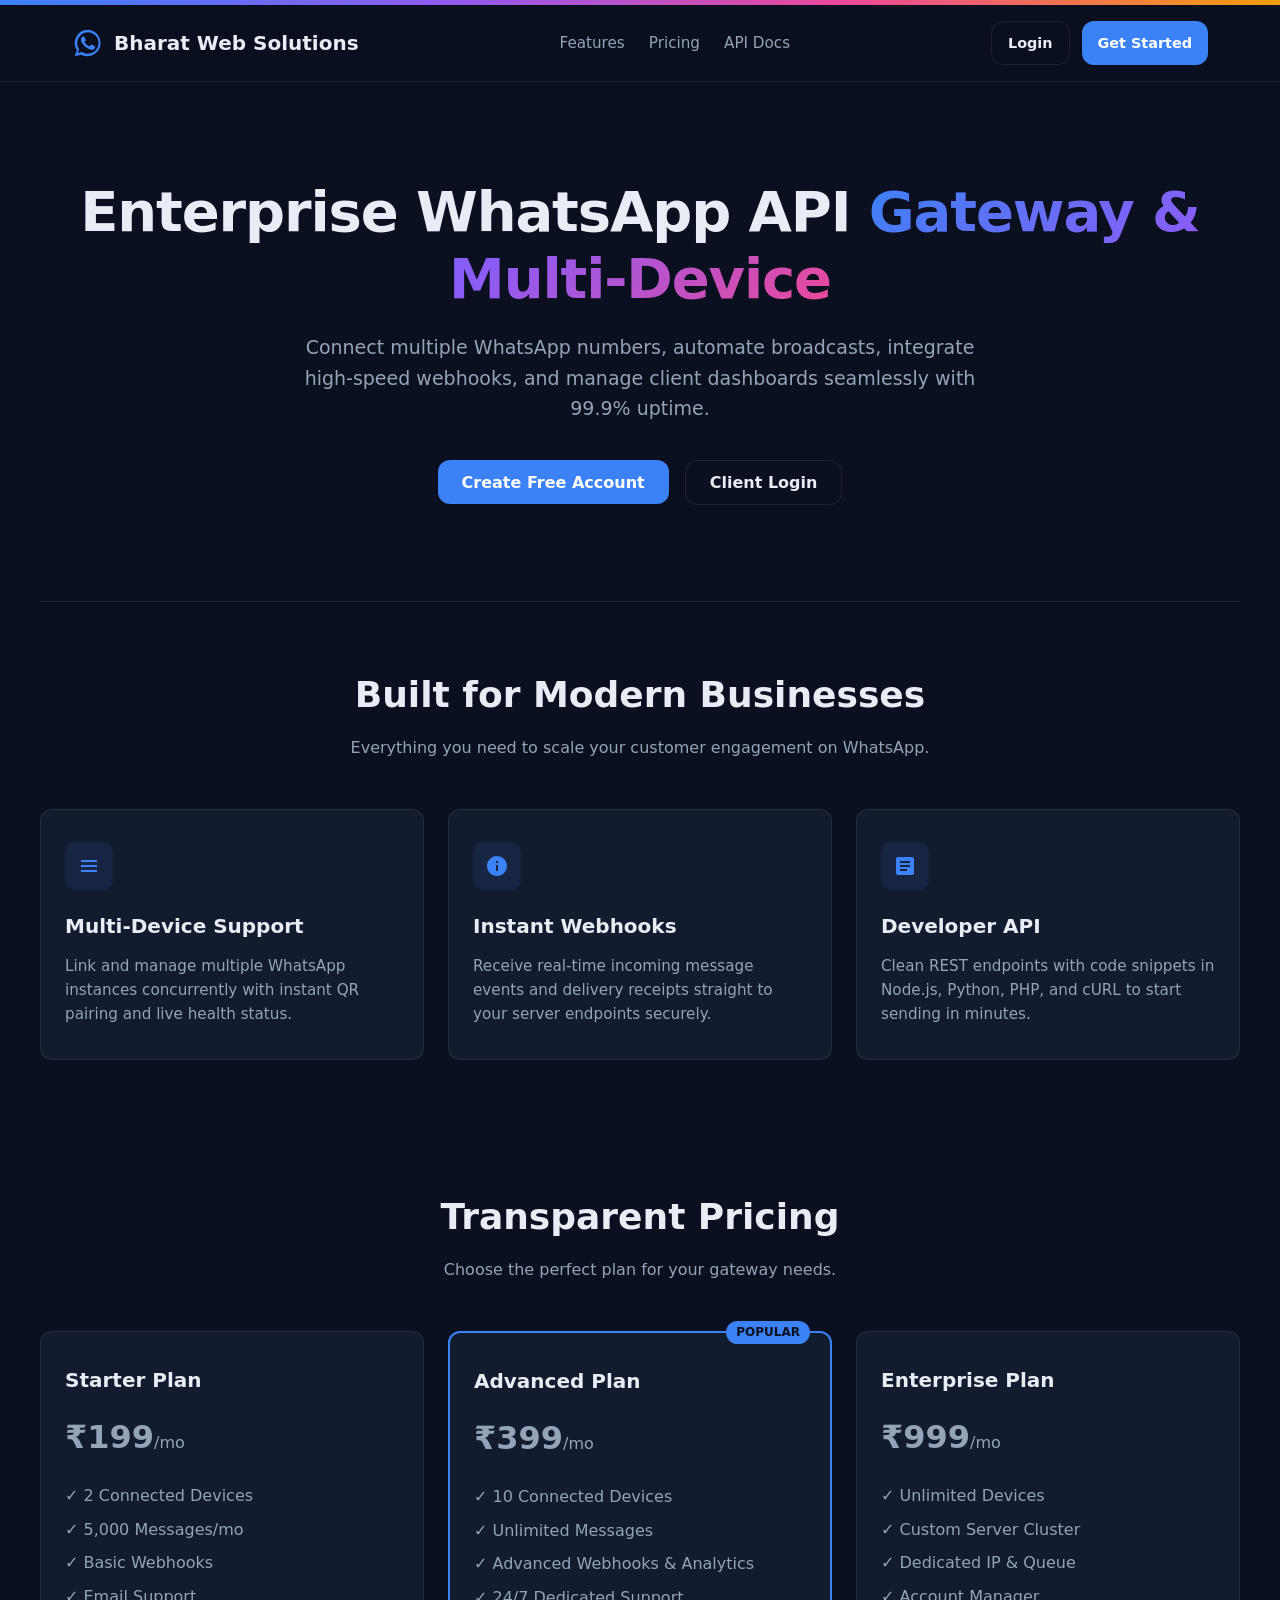
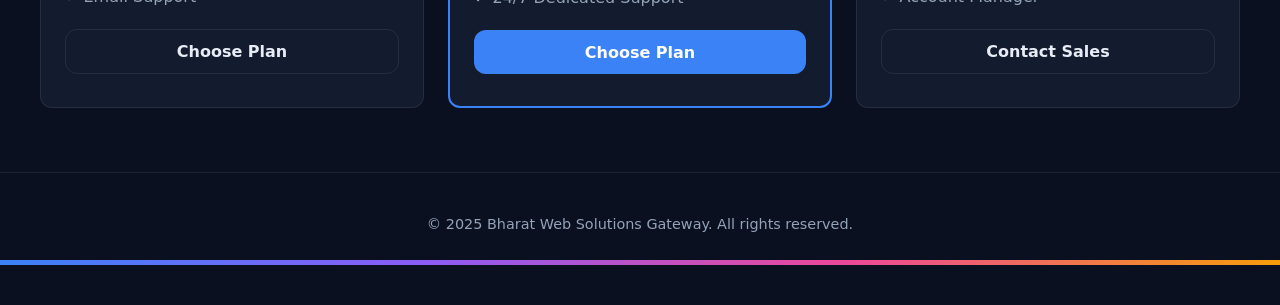
<file: index.html>
<!DOCTYPE html>
<html lang="en">
<head>
  <meta charset="UTF-8">
  <meta name="viewport" content="width=device-width, initial-scale=1">
  <title>Bharat Web Solutions Gateway - WhatsApp API & Multi-Device Platform</title>
  <link rel="stylesheet" href="style.css">
</head>
<body>

  <!-- Top Colorful Accent Strip -->
  <div class="color-strip"></div>

  <!-- Header -->
  <header>
    <div class="container nav-container">
      <a href="#" class="logo">
        <svg viewBox="0 0 24 24"><path d="M12 2a10 10 0 0 0-8.31 15.48L2 22l4.64-1.21A10 10 0 1 0 12 2zm0 18a8 8 0 0 1-4.14-1.14l-.3-.18-3.08.81.82-3-.2-.31A8 8 0 1 1 12 20zm4.53-5.94c-.25-.13-1.47-.73-1.7-.82-.23-.09-.4-.13-.57.13-.17.25-.66.82-.81.99-.15.17-.31.19-.56.06-.25-.13-1.05-.39-2-1.23-.74-.66-1.24-1.48-1.39-1.73-.15-.25-.02-.39.11-.52.11-.11.25-.31.38-.47.13-.17.17-.29.25-.48.08-.19.04-.36-.02-.49-.06-.13-.57-1.38-.79-1.89-.21-.5-.43-.43-.57-.44h-.49c-.17 0-.45.06-.69.32-.24.25-.92.9-0.92 2.2 0 1.3 0.94 2.56 1.07 2.74.13.17 1.85 2.82 4.48 3.95.63.27 1.12.43 1.5.55.63.2 1.2.17 1.65.1.5-.08 1.47-.6 1.68-1.18.21-.58.21-1.07.15-1.18-.06-.11-.23-.17-.48-.3z"/></svg>
        Bharat Web Solutions
      </a>
      <nav class="nav-links">
        <a href="#features">Features</a>
        <a href="#pricing">Pricing</a>
        <a href="install.html">API Docs</a>
      </nav>
      <div style="display: flex; gap: 12px;">
        <button class="btn btn-outline" id="openLoginBtn" style="padding: 8px 16px; font-size: 0.9rem;">Login</button>
        <button class="btn btn-primary" id="openRegisterBtn" style="padding: 8px 16px; font-size: 0.9rem;">Get Started</button>
      </div>
    </div>
  </header>

  <!-- Landing View -->
  <div id="landingView">
    <section class="hero container">
      <h1>Enterprise WhatsApp API <span>Gateway & Multi-Device</span></h1>
      <p>Connect multiple WhatsApp numbers, automate broadcasts, integrate high-speed webhooks, and manage client dashboards seamlessly with 99.9% uptime.</p>
      <div class="hero-btns">
        <button class="btn btn-primary" onclick="showRegisterModal()">Create Free Account</button>
        <button class="btn btn-outline" onclick="openLoginBtn.click()">Client Login</button>
      </div>
    </section>

    <!-- Features Section -->
    <section id="features" class="features container">
      <h2 class="section-title">Built for Modern Businesses</h2>
      <p class="section-subtitle">Everything you need to scale your customer engagement on WhatsApp.</p>
      <div class="grid-3">
        <div class="card">
          <div class="card-icon">
            <svg viewBox="0 0 24 24"><path d="M4 6h16v2H4zm0 5h16v2H4zm0 5h16v2H4z"/></svg>
          </div>
          <h3>Multi-Device Support</h3>
          <p>Link and manage multiple WhatsApp instances concurrently with instant QR pairing and live health status.</p>
        </div>
        <div class="card">
          <div class="card-icon">
            <svg viewBox="0 0 24 24"><path d="M12 2C6.48 2 2 6.48 2 12s4.48 10 10 10 10-4.48 10-10S17.52 2 12 2zm1 15h-2v-6h2v6zm0-8h-2V7h2v2z"/></svg>
          </div>
          <h3>Instant Webhooks</h3>
          <p>Receive real-time incoming message events and delivery receipts straight to your server endpoints securely.</p>
        </div>
        <div class="card">
          <div class="card-icon">
            <svg viewBox="0 0 24 24"><path d="M19 3H5c-1.1 0-2 .9-2 2v14c0 1.1.9 2 2 2h14c1.1 0 2-.9 2-2V5c0-1.1-.9-2-2-2zm-5 14H7v-2h7v2zm3-4H7v-2h10v2zm0-4H7V7h10v2z"/></svg>
          </div>
          <h3>Developer API</h3>
          <p>Clean REST endpoints with code snippets in Node.js, Python, PHP, and cURL to start sending in minutes.</p>
        </div>
      </div>
    </section>

    <!-- Pricing Section -->
    <section id="pricing" class="features container" style="border-top: none;">
      <h2 class="section-title">Transparent Pricing</h2>
      <p class="section-subtitle">Choose the perfect plan for your gateway needs.</p>
      <div class="grid-3">
        <div class="card">
          <h3>Starter Plan</h3>
          <p style="font-size: 2rem; font-weight: 700; margin: 16px 0;">₹199<span style="font-size: 1rem; font-weight: 400; color: var(--text-muted);">/mo</span></p>
          <ul style="list-style: none; padding: 0; margin: 20px 0; color: var(--text-muted); display: flex; flex-direction: column; gap: 8px;">
            <li>✓ 2 Connected Devices</li>
            <li>✓ 5,000 Messages/mo</li>
            <li>✓ Basic Webhooks</li>
            <li>✓ Email Support</li>
          </ul>
          <button class="btn btn-outline" style="width: 100%;" onclick="showRegisterModal()">Choose Plan</button>
        </div>
        <div class="card" style="border: 2px solid var(--accent); position: relative;">
          <div style="position: absolute; top: -12px; right: 20px; background: var(--accent); color: #0b1020; padding: 2px 10px; font-size: 0.75rem; border-radius: 20px; font-weight: 700;">POPULAR</div>
          <h3>Advanced Plan</h3>
          <p style="font-size: 2rem; font-weight: 700; margin: 16px 0;">₹399<span style="font-size: 1rem; font-weight: 400; color: var(--text-muted);">/mo</span></p>
          <ul style="list-style: none; padding: 0; margin: 20px 0; color: var(--text-muted); display: flex; flex-direction: column; gap: 8px;">
            <li>✓ 10 Connected Devices</li>
            <li>✓ Unlimited Messages</li>
            <li>✓ Advanced Webhooks & Analytics</li>
            <li>✓ 24/7 Dedicated Support</li>
          </ul>
          <button class="btn btn-primary" style="width: 100%;" onclick="showRegisterModal()">Choose Plan</button>
        </div>
        <div class="card">
          <h3>Enterprise Plan</h3>
          <p style="font-size: 2rem; font-weight: 700; margin: 16px 0;">₹999<span style="font-size: 1rem; font-weight: 400; color: var(--text-muted);">/mo</span></p>
          <ul style="list-style: none; padding: 0; margin: 20px 0; color: var(--text-muted); display: flex; flex-direction: column; gap: 8px;">
            <li>✓ Unlimited Devices</li>
            <li>✓ Custom Server Cluster</li>
            <li>✓ Dedicated IP & Queue</li>
            <li>✓ Account Manager</li>
          </ul>
          <button class="btn btn-outline" style="width: 100%;" onclick="showRegisterModal()">Contact Sales</button>
        </div>
      </div>
    </section>

    <!-- Footer -->
    <footer>
      <div class="container" style="text-align: center; color: var(--text-muted); font-size: 0.9rem;">
        <p>&copy; 2025 Bharat Web Solutions Gateway. All rights reserved.</p>
      </div>
      <div class="color-strip" style="margin-top: 24px;"></div>
    </footer>
  </div>

  <!-- User Dashboard View -->
  <div id="userDashboard" class="container dashboard-view">
    <div class="dash-header">
      <div>
        <h2>Welcome back, <span id="userNameDisplay">Client</span>!</h2>
        <p style="color: var(--text-muted);">Manage your WhatsApp instances and API keys.</p>
      </div>
      <div style="display: flex; gap: 12px;">
        <button class="btn btn-primary" onclick="openDeviceModal()">+ Connect Device</button>
        <button class="btn btn-outline" onclick="logout()">Logout</button>
      </div>
    </div>

    <div class="dash-stats">
      <div class="stat-card">
        <h4>Connected Devices</h4>
        <div class="value" id="statDevices">1</div>
      </div>
      <div class="stat-card">
        <h4>Messages Sent Today</h4>
        <div class="value">1,428</div>
      </div>
      <div class="stat-card">
        <h4>API Status</h4>
        <div class="value" style="color: var(--success); font-size: 1.25rem; margin-top: 8px;">● Operational</div>
      </div>
    </div>

    <div class="card" style="padding: 0; overflow: hidden;">
      <div style="padding: 20px 24px; border-bottom: 1px solid var(--border); display: flex; justify-content: space-between; align-items: center;">
        <h3 style="margin: 0; font-size: 1.1rem;">Active WhatsApp Instances</h3>
        <span style="font-size: 0.85rem; color: var(--text-muted);">Multi-Gateway v2.4</span>
      </div>
      <div class="table-responsive">
        <table style="width: 100%; border-collapse: collapse; text-align: left; font-size: 0.95rem;">
          <thead>
            <tr style="border-bottom: 1px solid var(--border); color: var(--text-muted);">
              <th style="padding: 16px 24px;">Device Name</th>
              <th style="padding: 16px 24px;">Phone Number</th>
              <th style="padding: 16px 24px;">Status</th>
              <th style="padding: 16px 24px;">Action</th>
            </tr>
          </thead>
          <tbody id="deviceTableBody">
            <tr style="border-bottom: 1px solid var(--border);">
              <td style="padding: 16px 24px;">Primary Support Bot</td>
              <td style="padding: 16px 24px;">+91 98765 43210</td>
              <td style="padding: 16px 24px;"><span style="color: var(--success); font-weight: 600;">● Connected</span></td>
              <td style="padding: 16px 24px;"><button class="btn btn-outline" style="padding: 6px 12px; font-size: 0.85rem;" onclick="removeDevice(this)">Disconnect</button></td>
            </tr>
          </tbody>
        </table>
      </div>
    </div>
  </div>

  <!-- Login Modal -->
  <div class="modal-overlay" id="loginModal">
    <div class="modal">
      <button class="modal-close" onclick="closeModals()">&times;</button>
      <h2>Client Portal Login</h2>
      <form onsubmit="handleLogin(event)">
        <div class="form-group">
          <label>Email Address</label>
          <input type="email" class="form-control" id="loginEmail" placeholder="name@company.com" required>
        </div>
        <div class="form-group">
          <label>Password</label>
          <input type="password" class="form-control" id="loginPassword" placeholder="••••••••" required>
        </div>
        <div style="display: flex; justify-content: space-between; align-items: center; margin-bottom: 24px; font-size: 0.9rem;">
          <label style="display: flex; align-items: center; gap: 8px; color: var(--text-muted); cursor: pointer;">
            <input type="checkbox" style="accent-color: var(--accent);"> Remember me
          </label>
          <a href="#" onclick="showForgotPassword(event)" style="color: var(--accent);">Forgot Password?</a>
        </div>
        <button type="submit" class="btn btn-primary" style="width: 100%; margin-bottom: 16px;">Sign In</button>
        <div style="text-align: center; font-size: 0.9rem; color: var(--text-muted);">
          Don't have an account? <a href="#" onclick="showRegisterModal()" style="color: var(--accent); font-weight: 600;">Client Registration</a>
        </div>
      </form>
    </div>
  </div>

  <!-- Register Modal -->
  <div class="modal-overlay" id="registerModal">
    <div class="modal">
      <button class="modal-close" onclick="closeModals()">&times;</button>
      <h2>Client Registration</h2>
      <form onsubmit="handleRegister(event)">
        <div class="form-group">
          <label>Full Name</label>
          <input type="text" class="form-control" id="regName" placeholder="Rajesh Kumar" required>
        </div>
        <div class="form-group">
          <label>Email Address</label>
          <input type="email" class="form-control" id="regEmail" placeholder="name@company.com" required>
        </div>
        <div class="form-group">
          <label>Create Password</label>
          <input type="password" class="form-control" id="regPassword" placeholder="••••••••" required>
        </div>
        <button type="submit" class="btn btn-primary" style="width: 100%; margin-bottom: 16px;">Create Account</button>
        <div style="text-align: center; font-size: 0.9rem; color: var(--text-muted);">
          Already registered? <a href="#" onclick="openLoginBtn.click(); closeModals(); registerModal.classList.remove('active');" style="color: var(--accent); font-weight: 600;">Client Login</a>
        </div>
      </form>
    </div>
  </div>

  <!-- Forgot Password Modal -->
  <div class="modal-overlay" id="forgotModal">
    <div class="modal">
      <button class="modal-close" onclick="closeModals()">&times;</button>
      <h2>Reset Password</h2>
      <p style="color: var(--text-muted); font-size: 0.9rem; margin-bottom: 20px;">Enter your registered email address and we'll send you password reset instructions.</p>
      <form onsubmit="handleForgotPassword(event)">
        <div class="form-group">
          <label>Email Address</label>
          <input type="email" class="form-control" id="forgotEmail" placeholder="name@company.com" required>
        </div>
        <button type="submit" class="btn btn-primary" style="width: 100%; margin-bottom: 16px;">Send Reset Link</button>
        <div style="text-align: center; font-size: 0.9rem; color: var(--text-muted);">
          Remembered your password? <a href="#" onclick="openLoginBtn.click()" style="color: var(--accent); font-weight: 600;">Client Login</a>
        </div>
      </form>
    </div>
  </div>

  <!-- Device Modal -->
  <div class="modal-overlay" id="deviceModal">
    <div class="modal">
      <button class="modal-close" onclick="closeModals()">&times;</button>
      <h2>Connect New WhatsApp Device</h2>
      <p style="color: var(--text-muted); font-size: 0.9rem; margin-bottom: 20px;">Scan the QR code with WhatsApp on your phone to link your device instantly.</p>
      <div style="background: #ffffff; padding: 24px; border-radius: var(--radius); text-align: center; margin-bottom: 24px; display: inline-block; width: 100%;">
        <svg viewBox="0 0 100 100" style="width: 180px; height: 180px;">
          <path fill="#000" d="M10 10h30v30H10zM20 20v10h10V20zM50 10h40v40H50zM60 20v20h20V20zM10 50h40v40H10zM20 60v20h20V60zM70 60h10v10H70zM60 70h10v10H60zM70 80h20v10H70z"/></svg>
      </div>
      <button class="btn btn-primary" style="width: 100%;" onclick="simulateDeviceConnected()">I Have Scanned QR Code</button>
    </div>
  </div>

  <script src="app.js"></script>
</body>
</html>
</file>
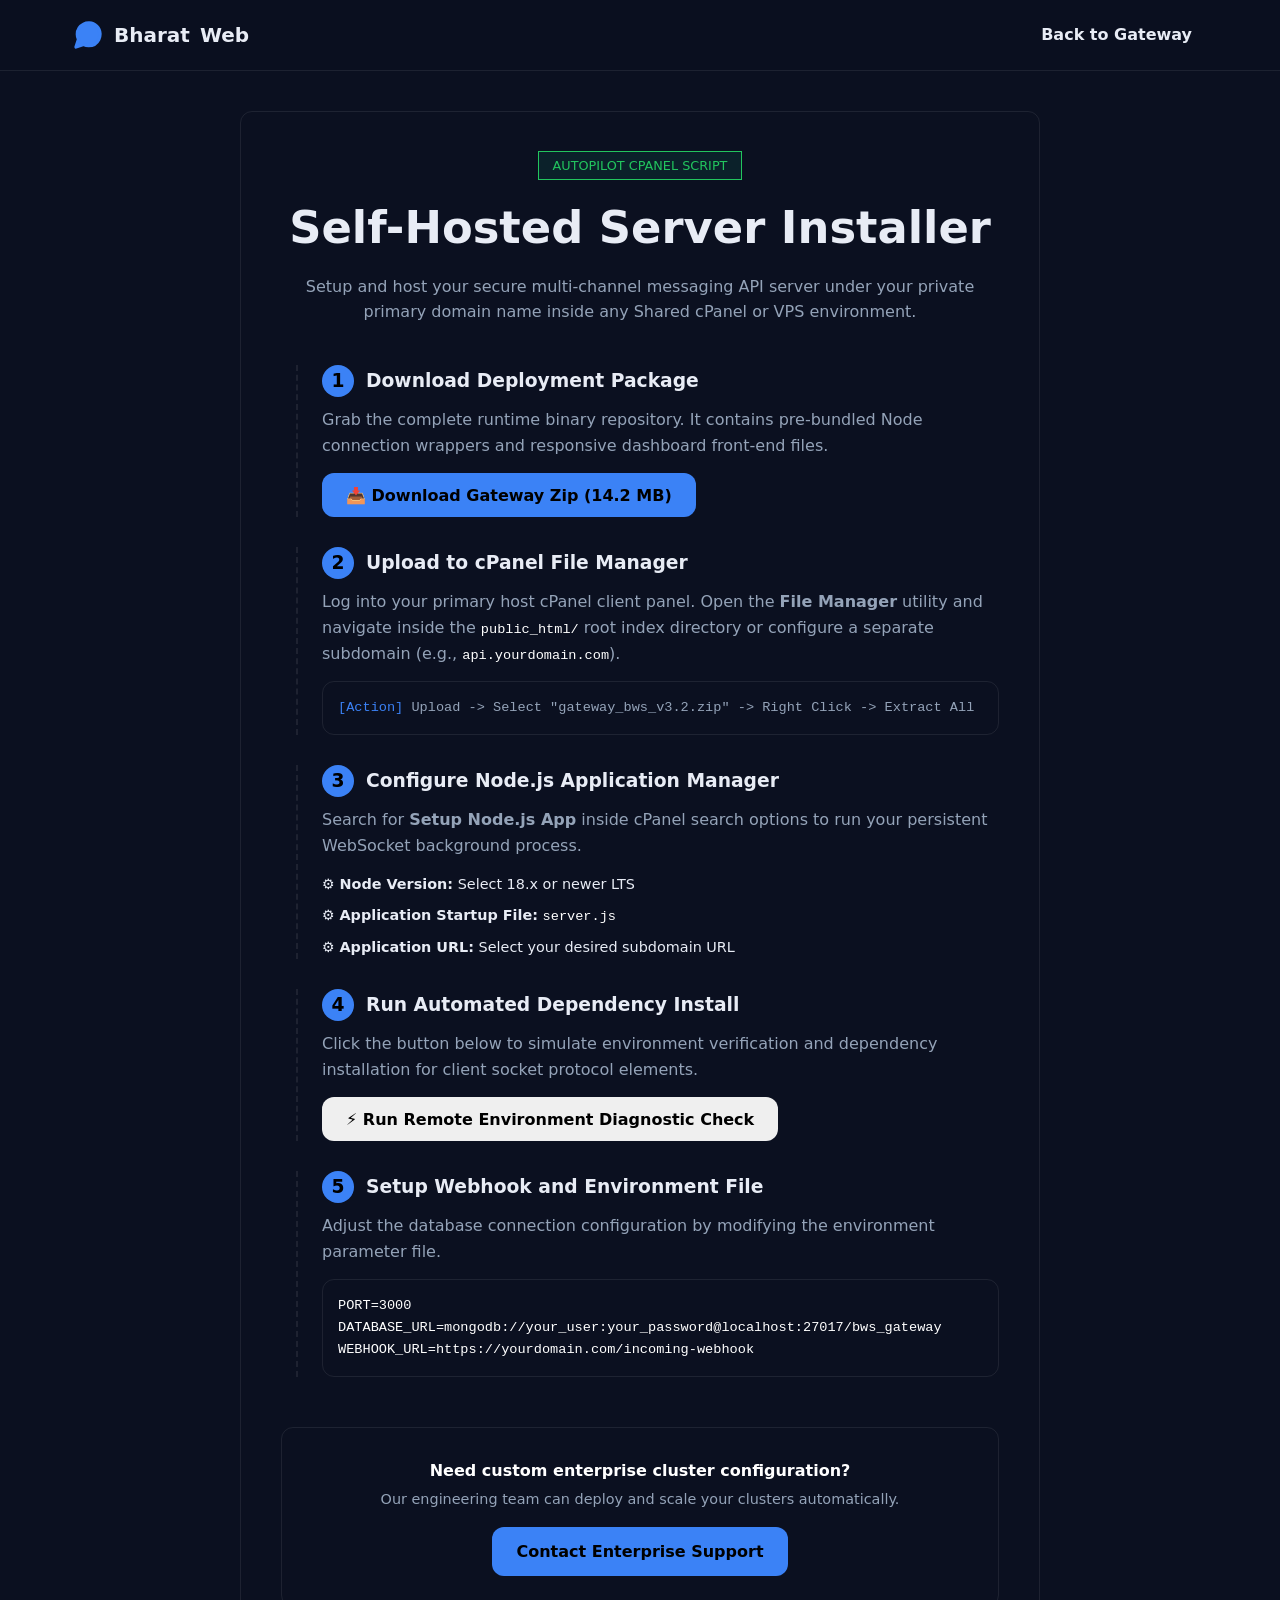
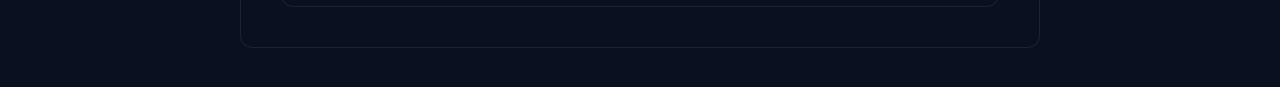
<file: install.html>
<!DOCTYPE html>
<html lang="en">
<head>
  <meta charset="UTF-8">
  <meta name="viewport" content="width=device-width, initial-scale=1.0">
  <title>cPanel Auto-Installer — Bharat Web API Gateway</title>
  <link rel="stylesheet" href="style.css">
  <style>
    .install-card {
      background-color: var(--bg-surface);
      border: 1px solid var(--border);
      border-radius: var(--radius);
      padding: clamp(16px, 5vw, 40px);
      margin: 40px auto;
      max-width: 800px;
    }
    .step-badge {
      display: inline-flex;
      align-items: center;
      justify-content: center;
      width: 32px;
      height: 32px;
      background-color: var(--accent);
      color: #000;
      border-radius: 50%;
      font-weight: 800;
      margin-right: 12px;
    }
    .step-box {
      margin-bottom: 30px;
      border-left: 2px dashed var(--border);
      padding-left: 24px;
      margin-left: 15px;
    }
    .step-box:last-of-type {
      border-left: none;
    }
    .log-window {
      background: var(--bg-dark);
      padding: 15px;
      border-radius: var(--radius);
      border: 1px solid var(--border);
      font-family: monospace;
      font-size: 0.85rem;
      color: var(--text-muted);
      line-height: 1.6;
    }
    pre {
      background: var(--bg-dark);
      padding: 15px;
      border-radius: var(--radius);
      border: 1px solid var(--border);
      overflow-x: auto;
      margin-top: 10px;
    }
    code {
      font-family: monospace;
      font-size: 0.85rem;
      color: #fff;
    }
  </style>
</head>
<body>

  <header>
    <div class="container nav-container">
      <a href="index.html" class="logo">
        <svg width="24" height="24" viewBox="0 0 24 24" fill="none" stroke="currentColor" stroke-width="2.5" stroke-linecap="round" stroke-linejoin="round" style="color: var(--accent);"><path d="M21 11.5a8.38 8.38 0 0 1-.9 3.8 8.5 8.5 0 0 1-7.6 4.7 8.38 8.38 0 0 1-3.8-.9L3 21l1.9-5.7a8.38 8.38 0 0 1-.9-3.8 8.5 8.5 0 0 1 4.7-7.6 8.38 8.38 0 0 1 3.8-.9h.5a8.48 8.48 0 0 1 8 8v.5z"/></svg>
        Bharat<span>Web</span>
      </a>
      <a href="index.html" class="btn btn-secondary" style="padding: 6px 16px; min-height: auto;">Back to Gateway</a>
    </div>
  </header>

  <main class="container">
    <div class="install-card">
      <div style="text-align: center; margin-bottom: 40px;">
        <span class="badge badge-success" style="padding: 6px 14px; font-size: 0.8rem; background-color: rgba(16, 185, 129, 0.1); color: var(--success); border: 1px solid var(--success);">AUTOPILOT CPANEL SCRIPT</span>
        <h1 style="font-size: clamp(1.8rem, 4vw, 2.8rem); margin-top: 15px; font-weight: 800;">Self-Hosted Server Installer</h1>
        <p style="color: var(--text-muted); margin-top: 10px;">Setup and host your secure multi-channel messaging API server under your private primary domain name inside any Shared cPanel or VPS environment.</p>
      </div>

      <div class="step-box">
        <h3><span class="step-badge">1</span>Download Deployment Package</h3>
        <p style="color: var(--text-muted); margin: 10px 0 15px 0;">Grab the complete runtime binary repository. It contains pre-bundled Node connection wrappers and responsive dashboard front-end files.</p>
        <button class="btn btn-primary" onclick="alert('Downloading source repository zip package (v3.2_release)...')" style="color: #000; font-weight: 600;">📥 Download Gateway Zip (14.2 MB)</button>
      </div>

      <div class="step-box">
        <h3><span class="step-badge">2</span>Upload to cPanel File Manager</h3>
        <p style="color: var(--text-muted); margin: 10px 0 15px 0;">Log into your primary host cPanel client panel. Open the <b>File Manager</b> utility and navigate inside the <code>public_html/</code> root index directory or configure a separate subdomain (e.g., <code>api.yourdomain.com</code>).</p>
        <div class="log-window">
          <span style="color: var(--accent);">[Action]</span> Upload -&gt; Select "gateway_bws_v3.2.zip" -&gt; Right Click -&gt; Extract All
        </div>
      </div>

      <div class="step-box">
        <h3><span class="step-badge">3</span>Configure Node.js Application Manager</h3>
        <p style="color: var(--text-muted); margin: 10px 0 15px 0;">Search for <b>Setup Node.js App</b> inside cPanel search options to run your persistent WebSocket background process.</p>
        <ul style="list-style-type: none; padding-left: 0; font-size: 0.9rem; display: flex; flex-direction: column; gap: 8px;">
          <li>⚙️ <b>Node Version:</b> Select 18.x or newer LTS</li>
          <li>⚙️ <b>Application Startup File:</b> <code>server.js</code></li>
          <li>⚙️ <b>Application URL:</b> Select your desired subdomain URL</li>
        </ul>
      </div>

      <div class="step-box">
        <h3><span class="step-badge">4</span>Run Automated Dependency Install</h3>
        <p style="color: var(--text-muted); margin: 10px 0 15px 0;">Click the button below to simulate environment verification and dependency installation for client socket protocol elements.</p>
        <button class="btn btn-secondary" onclick="simulateDependencyCheck()" id="btn-dep-check">⚡ Run Remote Environment Diagnostic Check</button>
        <div id="diagnostic-log" style="display:none; margin-top: 15px;" class="log-window"></div>
      </div>

      <div class="step-box">
        <h3><span class="step-badge">5</span>Setup Webhook and Environment File</h3>
        <p style="color: var(--text-muted); margin: 10px 0 15px 0;">Adjust the database connection configuration by modifying the environment parameter file.</p>
        <pre><code>PORT=3000
DATABASE_URL=mongodb://your_user:your_password@localhost:27017/bws_gateway
WEBHOOK_URL=https://yourdomain.com/incoming-webhook</code></pre>
      </div>

      <div style="text-align: center; margin-top: 50px; background-color: var(--bg-dark); padding: 30px; border-radius: var(--radius); border: 1px solid var(--border);">
        <p style="font-weight: 600; color: #fff;">Need custom enterprise cluster configuration?</p>
        <p style="color: var(--text-muted); font-size: 0.9rem; margin-top: 5px;">Our engineering team can deploy and scale your clusters automatically.</p>
        <a href="index.html#contact" class="btn btn-primary" style="margin-top: 15px; display: inline-block; color: #000; font-weight: 600;">Contact Enterprise Support</a>
      </div>
    </div>
  </main>

  <script>
    function simulateDependencyCheck() {
      const logDiv = document.getElementById('diagnostic-log');
      const btn = document.getElementById('btn-dep-check');
      btn.disabled = true;
      btn.textContent = "Running Diagnostics...";
      logDiv.style.display = 'block';
      logDiv.innerHTML = '<span style="color: var(--accent);">[Init]</span> Connecting to remote server daemon...<br>';
      
      setTimeout(() => {
        logDiv.innerHTML += '<span style="color: var(--accent);">[Check]</span> Node.js runtime environment verified (v18.16.0)...<br>';
      }, 800);

      setTimeout(() => {
        logDiv.innerHTML += '<span style="color: var(--accent);">[Check]</span> Installing express, ws, mongodb packages...<br>';
      }, 1600);

      setTimeout(() => {
        logDiv.innerHTML += '<span style="color: var(--success);">[Success]</span> Environment fully configured! You can now start your app.';
        btn.textContent = "✅ Diagnostic Completed";
      }, 2400);
    }
  </script>
</body>
</html>
</file>
<file: style.css>
:root {
  --bg: #0b1020;
  --surface: #131b2e;
  --surface-hover: #1b2642;
  --accent: #3b82f6;
  --accent-hover: #2563eb;
  --text: #e8ecf5;
  --text-muted: #94a3b8;
  --border: rgba(255, 255, 255, 0.08);
  --danger: #ef4444;
  --success: #22c55e;
  --radius: 12px;
}

* {
  box-sizing: border-box;
  margin: 0;
  padding: 0;
}

body {
  font-family: system-ui, -apple-system, "Segoe UI", Roboto, sans-serif;
  background-color: var(--bg);
  color: var(--text);
  line-height: 1.6;
  overflow-x: hidden;
}

/* Vibrant 3-4 Color Gradient Strip */
.color-strip {
  height: 5px;
  width: 100%;
  background: linear-gradient(90deg, #3b82f6 0%, #8b5cf6 33%, #ec4899 66%, #f59e0b 100%);
}

a {
  color: inherit;
  text-decoration: none;
}

button {
  cursor: pointer;
  font-family: inherit;
}

.container {
  width: 100%;
  max-width: 1200px;
  margin: 0 auto;
  padding: 0 clamp(16px, 5vw, 32px);
}

/* Header */
header {
  position: sticky;
  top: 0;
  z-index: 100;
  background: rgba(11, 16, 32, 0.9);
  backdrop-filter: blur(12px);
  border-bottom: 1px solid var(--border);
  padding: 16px 0;
}

.nav-container {
  display: flex;
  justify-content: space-between;
  align-items: center;
}

.logo {
  display: flex;
  align-items: center;
  gap: 10px;
  font-weight: 700;
  font-size: 1.25rem;
  color: var(--text);
}

.logo svg {
  width: 32px;
  height: 32px;
  fill: var(--accent);
}

.nav-links {
  display: none;
  gap: 24px;
  align-items: center;
}

@media (min-width: 768px) {
  .nav-links {
    display: flex;
  }
}

.nav-links a {
  color: var(--text-muted);
  font-size: 0.95rem;
  transition: color 0.2s;
}

.nav-links a:hover {
  color: var(--text);
}

.btn {
  display: inline-flex;
  align-items: center;
  justify-content: center;
  padding: 12px 24px;
  border-radius: var(--radius);
  font-weight: 600;
  font-size: 1rem;
  border: none;
  transition: transform 0.18s ease, opacity 0.18s ease, background 0.2s;
  min-height: 44px;
}

.btn:active {
  transform: scale(0.98);
}

.btn-primary {
  background: var(--accent);
  color: #ffffff;
}

.btn-primary:hover {
  background: var(--accent-hover);
}

.btn-outline {
  background: transparent;
  border: 1px solid var(--border);
  color: var(--text);
}

.btn-outline:hover {
  background: var(--surface-hover);
}

/* Hero Section */
.hero {
  padding: clamp(40px, 8vw, 96px) 0;
  text-align: center;
}

.hero h1 {
  font-size: clamp(32px, 7vw, 56px);
  font-weight: 800;
  line-height: 1.2;
  margin-bottom: 20px;
  letter-spacing: -0.02em;
}

.hero h1 span {
  background: linear-gradient(135deg, #3b82f6 0%, #8b5cf6 50%, #ec4899 100%);
  -webkit-background-clip: text;
  -webkit-text-fill-color: transparent;
}

.hero p {
  font-size: clamp(16px, 2.5vw, 19px);
  color: var(--text-muted);
  max-width: 680px;
  margin: 0 auto 36px auto;
}

.hero-btns {
  display: flex;
  flex-direction: column;
  gap: 16px;
  justify-content: center;
  align-items: center;
}

@media (min-width: 480px) {
  .hero-btns {
    flex-direction: row;
  }
}

/* Features Grid */
.features {
  padding: 64px 0;
  border-top: 1px solid var(--border);
}

.section-title {
  text-align: center;
  font-size: clamp(24px, 5vw, 36px);
  font-weight: 700;
  margin-bottom: 12px;
}

.section-subtitle {
  text-align: center;
  color: var(--text-muted);
  margin-bottom: 48px;
  font-size: 1rem;
}

.grid-3 {
  display: grid;
  grid-template-columns: 1fr;
  gap: 24px;
}

@media (min-width: 768px) {
  .grid-3 {
    grid-template-columns: repeat(3, 1fr);
  }
}

.card {
  background: var(--surface);
  border: 1px solid var(--border);
  border-radius: var(--radius);
  padding: 32px 24px;
  transition: transform 0.2s, border-color 0.2s;
}

.card:hover {
  border-color: rgba(59, 130, 246, 0.4);
  transform: translateY(-2px);
}

.card-icon {
  width: 48px;
  height: 48px;
  background: rgba(59, 130, 246, 0.1);
  border-radius: 10px;
  display: flex;
  align-items: center;
  justify-content: center;
  margin-bottom: 20px;
}

.card-icon svg {
  width: 24px;
  height: 24px;
  fill: var(--accent);
}

.card h3 {
  font-size: 1.25rem;
  margin-bottom: 12px;
}

.card p {
  color: var(--text-muted);
  font-size: 0.95rem;
}

/* Modals & Dashboards */
.modal-overlay {
  position: fixed;
  inset: 0;
  background: rgba(11, 16, 32, 0.85);
  backdrop-filter: blur(10px);
  display: none;
  align-items: center;
  justify-content: center;
  z-index: 1000;
  padding: 16px;
}

.modal-overlay.active {
  display: flex;
}

.modal {
  background: var(--surface);
  border: 1px solid rgba(255, 255, 255, 0.12);
  border-radius: 16px;
  width: 100%;
  max-width: 460px;
  padding: 36px 32px;
  position: relative;
  box-shadow: 0 24px 48px rgba(0,0,0,0.5), inset 0 1px 0 rgba(255,255,255,0.1);
}

.modal h2 {
  font-size: 1.6rem;
  margin-bottom: 8px;
  font-weight: 700;
}

.form-group {
  margin-bottom: 20px;
}

.form-group label {
  display: block;
  font-size: 0.9rem;
  color: var(--text-muted);
  margin-bottom: 8px;
}

.form-control {
  width: 100%;
  padding: 14px 16px;
  background: var(--bg);
  border: 1px solid var(--border);
  border-radius: var(--radius);
  color: var(--text);
  font-size: 1rem;
  outline: none;
  transition: border-color 0.2s, box-shadow 0.2s;
}

.form-control:focus {
  border-color: var(--accent);
  box-shadow: 0 0 0 3px rgba(59, 130, 246, 0.2);
}

.modal-close {
  position: absolute;
  top: 20px;
  right: 20px;
  background: none;
  border: none;
  color: var(--text-muted);
  font-size: 1.5rem;
  width: 36px;
  height: 36px;
  display: flex;
  align-items: center;
  justify-content: center;
  border-radius: 50%;
  transition: background 0.2s, color 0.2s;
}

.modal-close:hover {
  background: var(--surface-hover);
  color: var(--text);
}

/* Dashboard App View */
.dashboard-view {
  display: none;
  padding: 40px 0;
}

.dashboard-view.active {
  display: block;
}

.dash-header {
  display: flex;
  justify-content: space-between;
  align-items: center;
  margin-bottom: 32px;
  flex-wrap: wrap;
  gap: 16px;
}

.dash-stats {
  display: grid;
  grid-template-columns: repeat(auto-fit, minmax(220px, 1fr));
  gap: 20px;
  margin-bottom: 32px;
}

.stat-card {
  background: var(--surface);
  border: 1px solid var(--border);
  border-radius: var(--radius);
  padding: 24px;
}

.stat-card h4 {
  color: var(--text-muted);
  font-size: 0.9rem;
  margin-bottom: 8px;
}

.stat-card .value {
  font-size: 2rem;
  font-weight: 700;
}

.table-responsive {
  width: 100%;
  overflow-x: auto;
}

footer {
  border-top: 1px solid var(--border);
  padding: 40px 0;
  background: rgba(11, 16, 32, 0.5);
}
</file>
